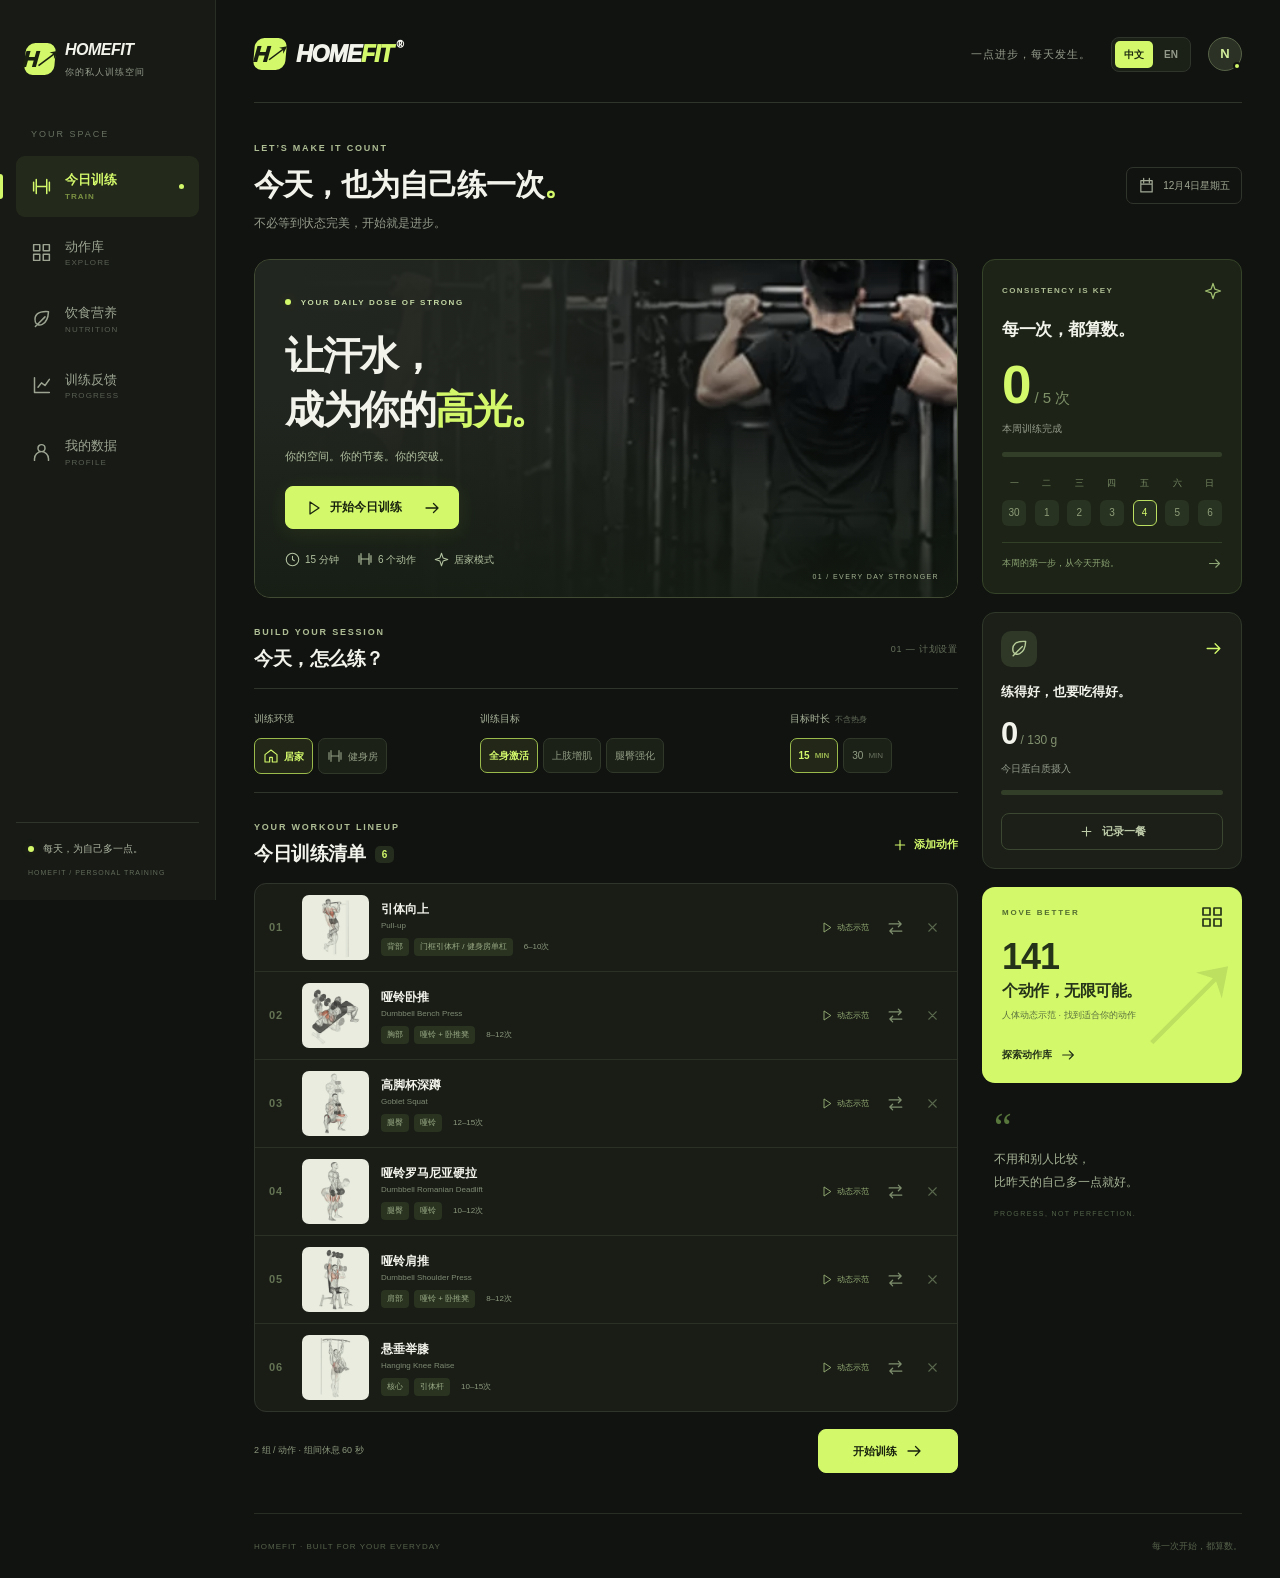
<file: index.html>
<!DOCTYPE html>
<html lang="zh-CN"><head><meta charset="utf-8"><meta name="viewport" content="width=device-width,initial-scale=1,viewport-fit=cover"><meta name="theme-color" content="#111310"><meta name="apple-mobile-web-app-capable" content="yes"><meta name="apple-mobile-web-app-status-bar-style" content="black-translucent"><meta name="apple-mobile-web-app-title" content="HomeFit"><title>HomeFit · 私人训练助手</title>
<link rel="stylesheet" href="styles.css">
</head><body><div id="toast" class="toast" role="status"></div><div class="shell"><header class="head"><a href="#" class="logo" onclick="goto('train');return false" aria-label="HomeFit 首页" data-i18n-label="HomeFit 首页"><span class="brandmark">H<span>↗</span></span>HOME<span class="brandfit">FIT</span><span class="branddot">®</span></a><span class="header-note" data-i18n="一点进步，每天发生。">一点进步，每天发生。</span><div class="language-switch" role="group" aria-label="语言" data-i18n-label="语言"><button type="button" data-language="zh" aria-pressed="true" onclick="setLanguage('zh')">中文</button><button type="button" data-language="en" aria-pressed="false" onclick="setLanguage('en')">EN</button></div><button class="avatar" onclick="goto('profile')" aria-label="我的数据" data-i18n-label="我的数据">N<span class="online-dot"></span></button></header><main id="app"></main><footer class="site-footer"><span>HOMEFIT · BUILT FOR YOUR EVERYDAY</span><span data-i18n="每一次开始，都算数。">每一次开始，都算数。</span></footer></div><nav class="nav" id="nav" aria-label="主要导航" data-i18n-label="主要导航"></nav><script src="exercises.js"></script><script src="i18n.js"></script><script src="app.js"></script></body></html>
</file>
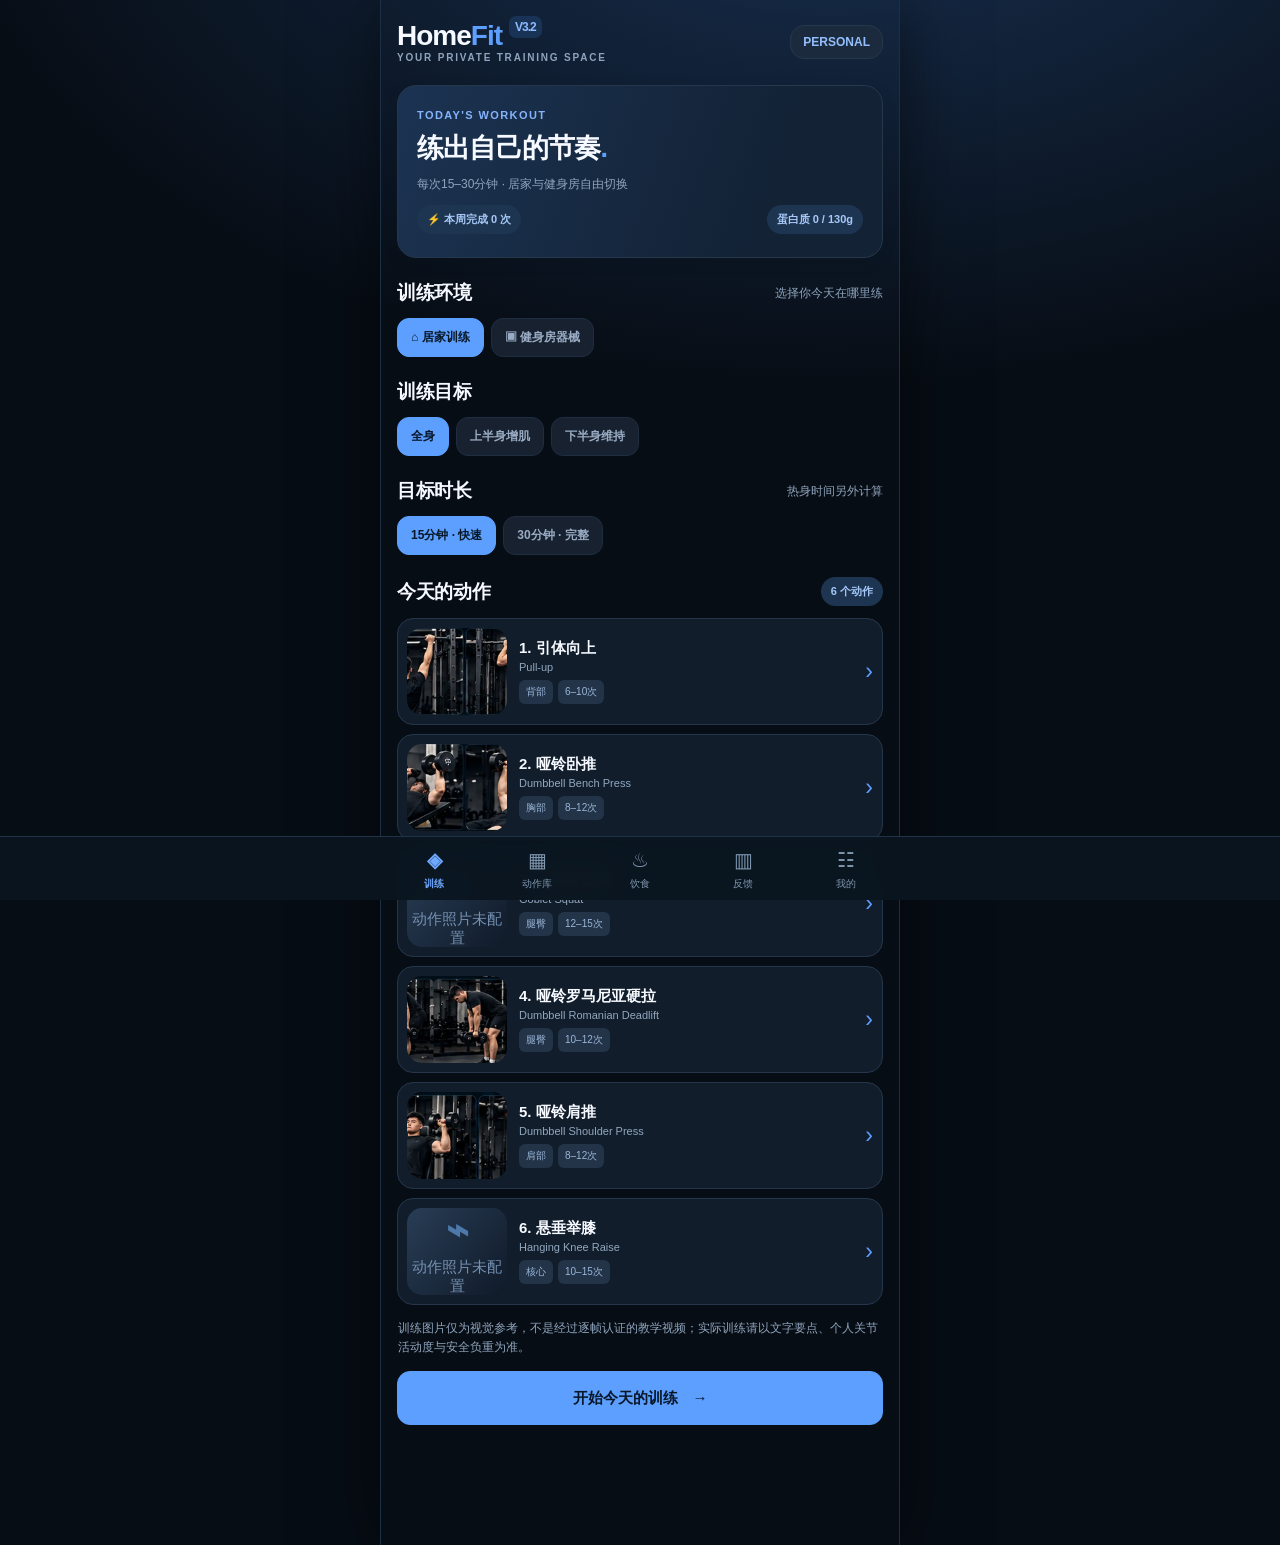
<file: index (1).html>
<!DOCTYPE html>
<html lang="zh-Hant"><head><meta charset="utf-8"><meta name="viewport" content="width=device-width,initial-scale=1,viewport-fit=cover"><meta name="theme-color" content="#070e16"><meta name="apple-mobile-web-app-capable" content="yes"><meta name="apple-mobile-web-app-status-bar-style" content="black-translucent"><meta name="apple-mobile-web-app-title" content="HomeFit"><title>HomeFit · 私人训练助手</title>
<style>
:root{font-family:-apple-system,BlinkMacSystemFont,"SF Pro Display","Noto Sans CJK TC","Microsoft JhengHei",sans-serif;color-scheme:dark;--bg:#070d15;--panel:#121d2a;--panel2:#172537;--border:#26374c;--text:#f6f9ff;--muted:#8fa4bc;--blue:#5d9ffe;--green:#05df91}*{box-sizing:border-box}html{scroll-behavior:smooth}body{margin:0;background:radial-gradient(70% 35% at 65% -10%,#193152 0%,transparent 100%),var(--bg);color:var(--text);font-size:15px}button,input,select{font:inherit}button{cursor:pointer;border:0;color:inherit}button:disabled{opacity:.4;cursor:default}button:focus-visible,input:focus-visible,select:focus-visible{outline:2px solid var(--blue);outline-offset:2px}.shell{max-width:520px;margin:auto;padding:20px 16px calc(120px + env(safe-area-inset-bottom));min-height:100vh}.head{display:flex;align-items:center;justify-content:space-between;margin-bottom:22px}.logo{letter-spacing:-1px;font-size:28px;font-weight:900}.logo em{color:var(--blue);font-style:normal}.caps{color:var(--muted);font-size:10px;letter-spacing:1.8px;font-weight:700}.avatar{background:#1b2b3d;border:1px solid var(--border);padding:9px 12px;border-radius:14px;color:#94bfff;font-size:12px;font-weight:800}h1,h2,h3,p{margin-top:0}h1{font-size:27px;letter-spacing:-.8px;margin-bottom:10px}h2{font-size:19px;letter-spacing:-.3px}h3{font-size:15px}.muted{color:var(--muted)}.small{font-size:12px}.eyebrow{font-size:11px;color:#85b3fc;font-weight:800;letter-spacing:1.4px}.sectionhead{display:flex;align-items:center;justify-content:space-between;gap:10px;margin:22px 0 12px}.sectionhead h2{margin:0}.card{background:linear-gradient(155deg,#152131,#111b28);border:1px solid var(--border);border-radius:19px;padding:16px;margin:11px 0;box-shadow:0 5px 18px #0001}.hero{background:linear-gradient(110deg,#1b3352 0%,#132235 76%);padding:23px 19px}.row{display:flex;align-items:center;justify-content:space-between;gap:10px}.rowleft{display:flex;align-items:center;gap:10px}.stack{display:flex;flex-direction:column;gap:4px}.pill{display:inline-flex;align-items:center;gap:5px;padding:7px 10px;border-radius:20px;font-size:11px;color:#a6c8f7;background:#1e3551;font-weight:700}.kpi{font-size:26px;font-weight:900;letter-spacing:-.8px}.grid2{display:grid;grid-template-columns:1fr 1fr;gap:10px}.subcard{background:#1a2a3d;border:1px solid #2a3d53;border-radius:15px;padding:13px;min-width:0}.btn{background:#253549;border:1px solid #354a64;border-radius:13px;padding:12px 14px;font-weight:750;line-height:1.15;text-align:center}.btn.blue{background:var(--blue);border-color:var(--blue);color:#08182a}.btn.green{background:var(--green);border-color:var(--green);color:#05241b}.btn.full{width:100%}.btn.outline{background:transparent}.btn.tiny{font-size:12px;padding:9px 10px}.btn:active{transform:scale(.99)}.pillTabs{display:flex;gap:7px;overflow-x:auto;scrollbar-width:none;margin:12px 0}.pillTabs::-webkit-scrollbar{display:none}.pillTabs button{white-space:nowrap;background:#17212f;color:#9aacc4;padding:10px 13px;border-radius:12px;font-size:12px;font-weight:750;flex-shrink:0;border:1px solid #1e2d40}.pillTabs button.active{background:var(--blue);color:#071728;border-color:var(--blue)}.bar{height:7px;border-radius:99px;background:#283a50;overflow:hidden;margin:11px 0}.bar>span{display:block;height:100%;border-radius:99px;background:linear-gradient(90deg,#548ff9,#89bbff);transition:width .3s}.photo{width:100%;height:100%;object-fit:cover;display:block}.photoFrame{position:relative;overflow:hidden;background:linear-gradient(130deg,#283d55,#101a29);border-radius:15px}.photoFrame .noPhoto{height:100%;display:flex;align-items:center;justify-content:center;flex-direction:column;gap:6px;color:#7490b0;text-align:center}.photoFrame .noPhoto b{font-size:38px;color:#4d78aa}.photoFrame .photoLabel{position:absolute;bottom:9px;right:10px;background:#07121cd9;color:#adc5df;font-size:10px;padding:6px 8px;border-radius:7px}.workCard{display:flex;align-items:center;gap:12px;padding:9px;margin:9px 0;border:1px solid #26364a;border-radius:16px;background:#111d2b;text-align:left;width:100%}.workCard .thumb{width:100px;height:87px;flex:0 0 100px}.workCard .name{font-size:15px;font-weight:850}.workCard .en{font-size:11px;color:#92a8bf;margin-top:3px}.tags{display:flex;gap:5px;flex-wrap:wrap;margin-top:7px}.tag{font-size:10px;color:#9ab7d9;background:#233348;border-radius:6px;padding:5px 7px}.arrow{font-size:23px;color:var(--blue);margin-left:auto}.bigPhoto{height:262px;border-radius:17px}.steps{display:grid;grid-template-columns:repeat(3,1fr);gap:7px;margin:9px 0}.step{border-radius:12px;background:#19293b;padding:12px 8px;min-height:78px}.step b{display:block;color:#83b4ff;font-size:15px}.step span{font-size:11px;line-height:1.5;color:#c7d7e9}.detailBullets{margin:12px 0;padding-left:20px;color:#d1dfed;line-height:1.8;font-size:13px}.bigInputs{display:grid;grid-template-columns:1fr 1fr;gap:10px;margin:14px 0}.bigInputs label{font-size:12px;color:#b0c2d9;display:block;margin-bottom:8px}.numberctrl{display:flex;align-items:center;gap:5px;background:#1c2c3d;padding:6px;border-radius:12px}.numberctrl input{width:100%;min-width:0;background:transparent;border:0;text-align:center;font-size:19px;color:white;font-weight:850;outline:0}.numberctrl button{background:#2a3c51;min-width:36px;height:35px;border-radius:10px;font-size:19px}.timerRing{width:122px;height:122px;border-radius:50%;border:7px solid #4e93f6;display:flex;align-items:center;justify-content:center;flex-direction:column;margin:14px auto;box-shadow:inset 0 0 18px #2c5f9b3d}.timerRing .seconds{font-size:41px;line-height:1;font-weight:900}.timerRing small{color:#b6cadf}.back{background:transparent;color:#d6e6fa;font-size:27px;padding:5px 12px 5px 0}.nav{position:fixed;left:0;right:0;bottom:0;display:flex;justify-content:center;background:#0a1520f5;border-top:1px solid #203247;z-index:9;padding-bottom:env(safe-area-inset-bottom);backdrop-filter:blur(16px)}.nav button{background:transparent;padding:11px 2px 9px;color:#7f96af;flex:1;max-width:103px;font-size:10px}.nav button .ico{display:block;font-size:20px;margin-bottom:5px}.nav button.active{color:#6ea8ff;font-weight:850}.input,select{background:#0e1927;color:white;border:1px solid #33445a;border-radius:11px;padding:12px;width:100%;min-width:0}label.field{display:block;font-size:12px;color:#a3b5cc;margin:11px 0 6px}.listRow{padding:12px 0;border-bottom:1px solid #2a384a}.listRow:last-child{border:0}.line{border-top:1px solid #2a384a;margin:14px 0}.hint{background:#152a3f;border:1px solid #25466b;color:#b9d6f2;border-radius:13px;padding:12px;font-size:12px;line-height:1.65}.warn{color:#f3c386;font-size:12px}.chip{display:inline-block;padding:6px 9px;border-radius:9px;background:#213147;color:#a9c2db;font-size:11px}.toast{position:fixed;z-index:20;left:50%;top:17px;transform:translateX(-50%);border-radius:14px;padding:13px 18px;background:#60a2ff;color:#071422;font-weight:850;max-width:90vw;box-shadow:0 9px 22px #0007;display:none;text-align:center}.progressSteps{color:#abc4de;font-size:12px}.statCard .big{font-size:27px;font-weight:900}.empty{text-align:center;padding:24px 10px;color:var(--muted)}input[type='checkbox']{accent-color:#68adff}.smButton{font-size:11px;color:#bdd1ea;padding:6px 10px;border-radius:10px;background:#24354a} .dividerText{color:#86b4fb;font-size:12px;font-weight:800;margin:16px 0 7px}.detailLayer{padding-top:0} .floatingBadge{position:absolute;top:10px;left:10px;background:#091522ce;border:1px solid #39546c;color:#cfe3f8;font-size:11px;border-radius:9px;padding:7px 9px} .photoBlack{position:absolute;inset:0;background:linear-gradient(0deg,#0d1820,transparent 45%)}@media(min-width:700px){.shell{border-left:1px solid #1c2f44;border-right:1px solid #1c2f44;box-shadow:0 0 65px #0008}}@media(max-width:370px){.workCard .thumb{width:85px;flex-basis:85px}.bigPhoto{height:225px}.steps{grid-template-columns:1fr}}
</style>
</head><body><div id="toast" class="toast"></div><div class="shell"><header class="head"><div><div class="logo">Home<em>Fit</em><span style="font-size:12px;vertical-align:top;margin-left:7px;background:#183355;color:#8dbbff;padding:4px 6px;border-radius:7px">V3.2</span></div><div class="caps">YOUR PRIVATE TRAINING SPACE</div></div><span class="avatar">PERSONAL</span></header><main id="app"></main></div><nav class="nav" id="nav"></nav><script>
'use strict';
const IMAGES={"db_bench":"[data-uri]","bb_bench":"[data-uri]","incline_bench":"[data-uri]","chest_machine":"[data-uri]","pullup":"[data-uri]","lat_pulldown":"[data-uri]","seated_row":"[data-uri]","barbell_row":"[data-uri]","bb_squat":"[data-uri]","rdl":"[data-uri]","shoulder_press":"[data-uri]","lateral_raise":"[data-uri]","front_raise":"[data-uri]","rear_fly":"[data-uri]","ez_curl":"[data-uri]","hammer_curl":"[data-uri]","tricep_pushdown":"[data-uri]","overhead_triceps":"[data-uri]","hero_bench":"[data-uri]"};
const E={
 db_bench:['哑铃卧推','Dumbbell Bench Press','胸部','哑铃 + 卧推凳','8–12次',['肩胛骨收紧并稳定贴凳，双脚稳踩地面','手腕保持中立，哑铃缓慢下降到可控的位置','胸部发力上推，避免肘部过度外展']],
 bb_bench:['杠铃卧推','Barbell Bench Press','胸部','杠铃 + 卧推凳','6–10次',['肩胛收紧，双脚踩稳','有控制地下降至适合的触胸位置','向上推起时保持臀部接触凳面']],
 incline_bench:['上斜哑铃卧推','Incline Dumbbell Press','胸部','哑铃 + 可调凳','8–12次',['将卧推凳调到适度上斜，避免过陡','保持肩胛稳定，双臂在可控范围下降','沿自然轨迹推起，避免耸肩']],
 chest_machine:['器械胸推','Machine Chest Press','胸部','胸推机','10–12次',['将座椅调至握柄接近胸部高度','保持肩背稳定，控制推起','缓慢回程，不让配重撞击']],
 pushup:['俯卧撑','Push-up','胸部','徒手','10–20次',['身体保持一条直线，收紧核心','肘部沿自然方向屈曲下降','推回时避免塌腰或耸肩']],
 pullup:['引体向上','Pull-up','背部','门框引体杆 / 健身房单杠','6–10次',['先确认门框杆安装牢固','用背部带动身体上拉，避免大幅摆荡','控制下降，避免放松肩部猛坠']],
 lat_pulldown:['高位下拉','Lat Pulldown','背部','高位下拉机','10–12次',['坐稳并固定大腿','下拉至上胸前方，肘部朝下','缓慢回放，避免身体大幅后仰']],
 seated_row:['坐姿划船','Seated Cable Row','背部','坐姿绳索划船','10–12次',['脊柱保持自然中立，胸口打开','将握柄拉近躯干，肘部向后','控制前送，不要借腰反复甩动']],
 barbell_row:['杠铃俯身划船','Barbell Row','背部','杠铃','8–12次',['髋部向后折叠，躯干稳固','向腹部附近拉杠，避免耸肩','缓慢放下，脊柱始终中立']],
 db_row:['单臂哑铃划船','One-arm Dumbbell Row','背部','哑铃 + 卧推凳','每侧10次',['一手支撑凳面，背部保持中立','拉起哑铃时肘部向髋部方向移动','缓慢放下，不要扭转躯干']],
 bb_squat:['杠铃深蹲','Barbell Squat','腿臀','杠铃 + 安全架','8–12次',['脚跟稳定，腹部收紧','在自己可控的范围下蹲，膝盖跟随脚尖','保持躯干稳定，用腿臀站起']],
 goblet_squat:['高脚杯深蹲','Goblet Squat','腿臀','哑铃','12–15次',['双手稳稳托住哑铃靠近胸前','下蹲时保持脚掌贴地、脊柱中立','用腿臀站起，不要让膝盖突然内扣']],
 rdl:['哑铃罗马尼亚硬拉','Dumbbell Romanian Deadlift','腿臀','哑铃','10–12次',['双膝微屈，髋部向后推','哑铃贴近腿移动，保持背部自然中立','感觉腿后侧伸展后利用臀部伸髋站起']],
 legpress:['腿举机','Leg Press','腿臀','腿举机','10–15次',['调整座椅至下背能够稳稳贴靠','膝盖沿脚尖方向弯曲和伸展','不要在底部让骨盆卷起或锁死膝盖']],
 legcurl:['腿弯举机','Leg Curl Machine','腿臀','腿弯举机','10–15次',['调整转轴和腿垫位置','脚跟向臀部方向弯曲膝盖','控制回放，避免借力摇晃']],
 hipthrust:['臀推','Hip Thrust','腿臀','杠铃 / 长凳','10–12次',['上背稳靠长凳，双脚稳踩地面','用臀部发力抬髋至躯干与大腿大致成线','顶端避免过度反弓腰部']],
 shoulder_press:['哑铃肩推','Dumbbell Shoulder Press','肩部','哑铃 + 卧推凳','8–12次',['胸廓保持稳定，不要过度挺腰','哑铃沿自然路线向上推举','控制下降，肘部不必强行张开到180度']],
 machine_shoulder:['器械肩推','Machine Shoulder Press','肩部','肩推机','10–12次',['调整座椅使握柄处于舒适高度','推起时保持颈肩放松','缓慢下放，不让配重撞击']],
 lateral_raise:['哑铃侧平举','Dumbbell Lateral Raise','肩部','哑铃','12–15次',['手肘轻微弯曲，双臂在身体两侧','将哑铃抬到舒适的肩部高度','缓慢下降，避免身体借力摆荡']],
 rear_fly:['反向飞鸟','Reverse Fly','肩部','哑铃 / 反向飞鸟机','12–15次',['胸口稳定、肩胛自然移动','手臂向身体两侧展开','避免抬肩、耸肩和甩重量']],
 ez_curl:['EZ杠弯举','EZ Bar Curl','手臂','EZ曲杠','10–12次',['肘部保持接近躯干','前臂弯举杠铃，避免腰部后仰借力','缓慢下降到可控位置']],
 hammer_curl:['哑铃锤式弯举','Hammer Curl','手臂','哑铃','10–12次',['双手掌心相对握住哑铃','肘部贴近身体完成弯举','缓慢下放，不借肩部前摆']],
 tricep_pushdown:['绳索下压','Cable Triceps Pushdown','手臂','绳索训练器','10–15次',['固定上臂，手肘在身体附近','伸直手肘推动握柄向下','缓慢回程，不要用身体重量下压']],
 overhead_triceps:['哑铃臂屈伸','Overhead Triceps Extension','手臂','哑铃','10–12次',['肩膀保持舒适且稳固','控制肘关节屈曲并伸展','避免过分拱腰']],
 hanging_knee:['悬垂举膝','Hanging Knee Raise','核心','引体杆','10–15次',['握稳杠杆并先让肩带稳定','收腹带动膝盖朝身体抬起','慢慢下降，避免晃动甩腿']],
 crunch:['卷腹','Crunch','核心','瑜伽垫','12–20次',['下背自然贴地，双脚稳固','轻微抬起肩胛，用腹部发力','缓慢回落，不要拉扯颈部']]
};
const alt={db_bench:['bb_bench','incline_bench','pushup'],bb_bench:['db_bench','incline_bench','chest_machine'],incline_bench:['db_bench','chest_machine','pushup'],chest_machine:['db_bench','pushup','incline_bench'],pullup:['lat_pulldown','seated_row','db_row'],lat_pulldown:['pullup','seated_row','barbell_row'],seated_row:['db_row','barbell_row','lat_pulldown'],barbell_row:['db_row','seated_row','pullup'],goblet_squat:['bb_squat','legpress'],bb_squat:['goblet_squat','legpress'],rdl:['legcurl','hipthrust'],legpress:['goblet_squat','bb_squat'],legcurl:['rdl','hipthrust'],shoulder_press:['machine_shoulder','lateral_raise'],machine_shoulder:['shoulder_press','lateral_raise'],lateral_raise:['rear_fly','shoulder_press'],ez_curl:['hammer_curl'],hammer_curl:['ez_curl'],hanging_knee:['crunch'],crunch:['hanging_knee'],pushup:['db_bench','chest_machine']};
const plans={home:{full:['pullup','db_bench','goblet_squat','rdl','shoulder_press','hanging_knee'],upper:['pullup','db_bench','db_row','shoulder_press'],lower:['goblet_squat','rdl','hanging_knee']},gym:{full:['bb_bench','lat_pulldown','legpress','seated_row','machine_shoulder','legcurl'],upper:['bb_bench','lat_pulldown','seated_row','machine_shoulder'],lower:['bb_squat','legpress','legcurl','hipthrust']}};
const DEF={proteinTarget:130,mode:'home',food:[],workouts:[],measurements:[],trainingDays:[1,2,4,5,6],reminder:'19:00',exerciseChoices:{},logs:{}};
let data;try{const x=JSON.parse(localStorage.getItem('homefit_v2')||'{}');data={...DEF,...x,food:Array.isArray(x.food)?x.food:[],workouts:Array.isArray(x.workouts)?x.workouts:[],measurements:Array.isArray(x.measurements)?x.measurements:[]}}catch{data=structuredClone(DEF)};
let page='train',mode=data.mode==='gym'?'gym':'home',focus='full',minutes=15,category='全部',search='',detailId=null,session=null,foodDate=dateToday(),timerId=null,seconds=60,restActive=false,toastTimer=null;
try{const prev=JSON.parse(localStorage.getItem('homefit_v3_active')||'null');if(prev&&Array.isArray(prev.plan)&&prev.index<prev.plan.length)session=prev}catch{};
const $=id=>document.getElementById(id),esc=s=>String(s??'').replace(/[&<>"']/g,c=>({'&':'&amp;','<':'&lt;','>':'&gt;','"':'&quot;',"'":'&#39;'}[c]));
function dateToday(){const d=new Date();return d.getFullYear()+'-'+String(d.getMonth()+1).padStart(2,'0')+'-'+String(d.getDate()).padStart(2,'0')}
function save(){try{localStorage.setItem('homefit_v2',JSON.stringify(data))}catch{notify('储存空间不足，请先备份资料')}}
function saveSession(){try{if(session)localStorage.setItem('homefit_v3_active',JSON.stringify(session));else localStorage.removeItem('homefit_v3_active')}catch{}}
function notify(t){const x=$('toast');x.textContent=t;x.style.display='block';clearTimeout(toastTimer);toastTimer=setTimeout(()=>x.style.display='none',2800)}
function percent(n,d){return d>0?Math.max(0,Math.min(100,Math.round(n/d*100))):0}
function progress(n,d){return `<div class="bar"><span style="width:${percent(n,d)}%"></span></div>`}
function img(id,heightClass=''){return `<div class="photoFrame ${heightClass}">${IMAGES[id]?`<img class="photo" src="${IMAGES[id]}" alt="${esc(E[id]?.[0]||'训练')} 静态概念照片" loading="lazy">`:`<div class="noPhoto"><b>⌁</b><span>动作照片未配置</span></div>`}</div>`}
function weeklyWorkouts(){let d=new Date(),wd=(d.getDay()+6)%7;d.setDate(d.getDate()-wd);d.setHours(0,0,0,0);return data.workouts.filter(w=>new Date(w.date+'T12:00:00')>=d)}
function todayFood(){return data.food.filter(x=>x.date===foodDate)}
function todayProtein(){return data.food.filter(x=>x.date===dateToday()).reduce((a,f)=>a+(Number(f.protein)||0),0)}
function currentProtein(){return todayFood().reduce((a,f)=>a+(Number(f.protein)||0),0)}
function currentCals(){return todayFood().reduce((a,f)=>a+(Number(f.calories)||0),0)}
function nav(){const navs=[['train','◈','训练'],['library','▦','动作库'],['food','♨','饮食'],['feedback','▥','反馈'],['profile','☷','我的']];$('nav').innerHTML=navs.map(([id,i,n])=>`<button class="${page===id?'active':''}" onclick="goto('${id}')"><span class="ico">${i}</span>${n}</button>`).join('')}
function goto(p){if(timerId)stopRest();page=p;detailId=null;render();window.scrollTo(0,0)}
function render(){nav();$('app').innerHTML=detailId?detailView():({train:training,library:library,food:food,feedback:feedback,profile:profile})[page]();}
function training(){if(session)return sessionView();const p=plans[mode][focus],wk=weeklyWorkouts().length;return `<section class="card hero"><div class="eyebrow">TODAY'S WORKOUT</div><h1 style="margin-top:9px">练出自己的节奏<span style="color:var(--blue)">.</span></h1><p class="muted small">每次15–30分钟 · 居家与健身房自由切换</p><div class="row"><span class="pill">⚡ 本周完成 ${wk} 次</span><span class="pill">蛋白质 ${todayProtein().toFixed(0)} / ${data.proteinTarget}g</span></div></section><div class="sectionhead"><h2>训练环境</h2><span class="muted small">选择你今天在哪里练</span></div><div class="pillTabs"><button class="${mode==='home'?'active':''}" onclick="changeMode('home')">⌂ 居家训练</button><button class="${mode==='gym'?'active':''}" onclick="changeMode('gym')">▣ 健身房器械</button></div><div class="sectionhead"><h2>训练目标</h2></div><div class="pillTabs">${[['full','全身'],['upper','上半身增肌'],['lower','下半身维持']].map(([v,t])=>`<button class="${focus===v?'active':''}" onclick="changeFocus('${v}')">${t}</button>`).join('')}</div><div class="sectionhead"><h2>目标时长</h2><span class="muted small">热身时间另外计算</span></div><div class="pillTabs"><button class="${minutes===15?'active':''}" onclick="setMinutes(15)">15分钟 · 快速</button><button class="${minutes===30?'active':''}" onclick="setMinutes(30)">30分钟 · 完整</button></div><div class="sectionhead"><h2>今天的动作</h2><span class="pill">${p.length} 个动作</span></div>${p.map((id,i)=>exerciseCard(id,i+1)).join('')}<p class="small muted" style="line-height:1.6;margin:14px 1px">训练图片仅为视觉参考，不是经过逐帧认证的教学视频；实际训练请以文字要点、个人关节活动度与安全负重为准。</p><button class="btn blue full" style="padding:17px" onclick="startSession()">开始今天的训练　→</button>`}
function changeMode(v){mode=v;data.mode=v;save();render()};function changeFocus(v){focus=v;render()};function setMinutes(v){minutes=v;render()}
function exerciseCard(id,num,click=`openDetail('${id}')`){const e=E[id];return `<button class="workCard" onclick="${click}">${img(id,'thumb')}<div style="flex:1;min-width:0"><div class="name">${num?num+'. ':''}${esc(e[0])}</div><div class="en">${esc(e[1])}</div><div class="tags"><span class="tag">${e[2]}</span><span class="tag">${e[4]}</span></div></div><div class="arrow">›</div></button>`}
function openDetail(id){detailId=id;render();window.scrollTo(0,0)}
function detailView(){const e=E[detailId];return `<div class="row" style="justify-content:flex-start;margin-bottom:13px"><button class="back" onclick="detailId=null;render()">‹</button><div><h2 style="margin:0">${esc(e[0])}</h2><div class="muted small">${esc(e[1])}</div></div></div>${photoHero(detailId)}<div class="card"><div class="row"><span class="pill">${e[2]}</span><span class="pill">${e[4]}</span></div><h2 style="margin-top:16px">动作步骤</h2>${technique(e)}<div class="hint" style="margin-top:13px">静态概念照片不是动作认证示范。初次接触的动作建议请教合格教练确认姿势。</div></div><div class="sectionhead"><h2>替代动作</h2></div>${(alt[detailId]||[]).filter(x=>E[x]).map(x=>exerciseCard(x,0)).join('')||'<div class="muted small">暂无替代选项</div>'}<button class="btn full" onclick="detailId=null;render()">← 返回</button>`}
function technique(e){return `<div class="steps">${e[5].map((s,i)=>`<div class="step"><b>${String(i+1).padStart(2,'0')}</b><span>${esc(s)}</span></div>`).join('')}</div>`}
function photoHero(id){return `<div style="position:relative">${img(id,'bigPhoto')}<span class="floatingBadge">静态动作参考 · ${esc(E[id][3])}</span></div>`}
function startSession(){session={mode,focus,minutes,plan:[...plans[mode][focus]],index:0,set:1,log:[],chosen:{},started:Date.now()};saveSession();render();window.scrollTo(0,0)}
function activeId(){return session.chosen[session.index]||session.plan[session.index]}
function sessionView(){const id=activeId(),e=E[id],sets=session.minutes===15?2:3,done=session.index*sets+session.set-1,total=session.plan.length*sets;let last=data.logs[id]||{};return `<div class="row" style="margin-bottom:10px"><button class="back" onclick="exitSession()">‹</button><span class="pill">${session.mode==='home'?'居家':'健身房'} · 第 ${session.index+1}/${session.plan.length} 个动作</span><span class="muted small">${done}/${total} 组</span></div>${progress(done,total)}<h1 style="margin-top:20px">${esc(e[0])}</h1><div class="small muted" style="margin-top:-7px;margin-bottom:14px">${esc(e[1])} · ${e[2]}</div>${photoHero(id)}<div class="pillTabs"><button class="active" disabled>动作参考</button><button onclick="openDetail('${id}')">动作步骤与要点 ›</button></div><div class="card"><div class="row"><h3 style="margin:0">动作选项</h3><span class="muted small">更换后自动更新名称和参考资料</span></div><div class="pillTabs">${[session.plan[session.index],...(alt[session.plan[session.index]]||[])].filter(x=>E[x]).map(x=>`<button class="${id===x?'active':''}" onclick="chooseAlternative('${x}')">${esc(E[x][0])}</button>`).join('')}</div><div class="row" style="margin-top:4px"><span class="pill">建议 ${esc(e[4])}</span><span class="small muted">第 ${session.set} / ${sets} 组</span></div><div class="bigInputs"><div><label>重量（kg）</label><div class="numberctrl"><button onclick="adjust('weight',-2.5)">−</button><input id="weight" aria-label="重量公斤" type="number" inputmode="decimal" min="0" step="0.5" value="${esc(last.weight??0)}"><button onclick="adjust('weight',2.5)">+</button></div></div><div><label>次数（reps）</label><div class="numberctrl"><button onclick="adjust('reps',-1)">−</button><input id="reps" aria-label="动作次数" type="number" inputmode="numeric" min="0" step="1" value="${esc(last.reps??10)}"><button onclick="adjust('reps',1)">+</button></div></div></div><button class="btn blue full" onclick="completeSet()">☑ 完成这一组</button></div><div class="card" style="text-align:center"><h2 style="margin:2px">休息 60 秒</h2><div class="timerRing" id="timerRing"><span class="seconds" id="seconds">${restActive?(seconds===0?'GO':seconds):60}</span><small>秒</small></div><div class="row"><button class="btn green" style="flex:1" onclick="startRest()">▶ 开始休息</button><button class="btn" onclick="stopRest()">重置</button></div><p class="small muted" style="margin:12px 0 0">动作不倒计时，休息由你手动开始。</p></div><button class="btn outline full" onclick="exitSession()">结束本次训练</button>`}
function adjust(id,amount){const el=$(id);let v=Number(el.value)||0;el.value=Math.max(0,Math.round((v+amount)*10)/10)}
function chooseAlternative(id){session.chosen[session.index]=id;saveSession();stopRest();render()}
function completeSet(){const id=activeId(),weight=Number($('weight').value),reps=Number($('reps').value),sets=session.minutes===15?2:3;if(!Number.isFinite(weight)||weight<0||!Number.isFinite(reps)||reps<=0||!Number.isInteger(reps)){notify('请填写有效重量和次数');return}const rec={date:dateToday(),id,exercise:E[id][0],weight,reps,set:session.set};session.log.push(rec);data.logs[id]={weight,reps};save();if(session.set<sets){session.set++}else if(session.index<session.plan.length-1){session.index++;session.set=1}else{data.workouts.push({date:dateToday(),mode:session.mode,type:session.focus,sets:session.log.length,details:session.log,duration:Math.max(1,Math.round((Date.now()-session.started)/60000))});save();session=null;saveSession();stopRest();notify('训练已完成，记录已保存！');page='feedback';render();return}saveSession();stopRest();render();notify('这一组已保存。休息时请手动开始计时。');window.scrollTo(0,0)}
function exitSession(){if(!confirm('结束当前训练？已完成的组数还未计入历史，建议先完成训练。'))return;session=null;saveSession();stopRest();render()}
function startRest(){stopRest();restActive=true;seconds=60;updateRest();timerId=setInterval(()=>{seconds--;updateRest();if(seconds<=0){clearInterval(timerId);timerId=null;restActive=false;notify('GO！继续下一组');if(navigator.vibrate)navigator.vibrate([150,80,150])}},1000)}
function updateRest(){const e=$('seconds');if(e)e.textContent=seconds===0?'GO':seconds;const r=$('timerRing');if(r)r.style.borderColor=seconds===0?'var(--green)':'#4e93f6'}
function stopRest(){if(timerId)clearInterval(timerId);timerId=null;seconds=60;restActive=false;updateRest()}
function library(){const vals=Object.entries(E).filter(([id,e])=>(category==='全部'||e[2]===category)&&(!search||(`${e[0]} ${e[1]} ${e[3]}`.toLowerCase().includes(search.toLowerCase()))));return `<div class="eyebrow">EXERCISE LIBRARY</div><h1 style="margin:8px 0 7px">动作库</h1><p class="small muted">${Object.keys(E).length} 个动作 · 居家与健身房</p><input class="input" placeholder="搜索动作名称或器材" value="${esc(search)}" oninput="search=this.value;filterLibrary()" id="searchInput"><div class="pillTabs">${['全部','胸部','背部','腿臀','肩部','手臂','核心'].map(x=>`<button class="${category===x?'active':''}" onclick="setCategory('${x}')">${x}</button>`).join('')}</div><div id="libraryResults">${vals.map(([id])=>exerciseCard(id,0)).join('')||'<div class="empty">没有找到动作，试试其他关键字</div>'}</div>`}
function filterLibrary(){const vals=Object.entries(E).filter(([id,e])=>(category==='全部'||e[2]===category)&&(`${e[0]} ${e[1]} ${e[3]}`.toLowerCase().includes(search.toLowerCase())));$('libraryResults').innerHTML=vals.map(([id])=>exerciseCard(id,0)).join('')||'<div class="empty">没有找到动作</div>'}
function setCategory(v){category=v;render()}
function food(){let f=currentProtein(),items=todayFood();return `<div class="eyebrow">NUTRITION TRACKER</div><h1 style="margin:8px 0">饮食与营养</h1><section class="card hero"><div class="row"><div><div class="small muted">所选日期蛋白质</div><div class="kpi">${f.toFixed(1)} <span style="font-size:14px;font-weight:500;color:var(--muted)">/ ${data.proteinTarget} g</span></div></div><div class="pill">${percent(f,data.proteinTarget)}%</div></div>${progress(f,data.proteinTarget)}<div class="row small"><span>还差 ${Math.max(0,data.proteinTarget-f).toFixed(1)} g</span><span class="muted">${currentCals().toFixed(0)} kcal 已记录</span></div></section><div class="card"><label class="field">选择记录日期</label><input type="date" class="input" value="${esc(foodDate)}" onchange="foodDate=this.value;render()"><h2 style="margin:18px 0 6px">记录一餐</h2><p class="muted small">手动填写，不使用拍照或 AI 计算。</p><label class="field">食物名称</label><input id="fname" class="input" placeholder="例如：鸡胸肉、虾、豆腐"><div class="grid2"><div><label class="field">食物重量（g）</label><input type="number" class="input" id="fgrams" min="1" placeholder="150" oninput="calcFood()"></div><div><label class="field">生熟状态</label><select id="fstate"><option value="raw">生重</option><option value="cooked">熟重</option></select></div><div><label class="field">蛋白质 / 100g</label><input type="number" id="fp100" class="input" step="0.1" placeholder="例如 23" oninput="calcFood()"></div><div><label class="field">热量 / 100g</label><input type="number" id="fc100" class="input" step="0.1" placeholder="例如 120" oninput="calcFood()"></div></div><div class="row" style="margin:14px 0"><span class="small" id="foodPreview">蛋白质 0g · 热量 0kcal</span></div><button class="btn blue full" onclick="addFood()">＋ 记录这份食物</button><p class="small muted" style="line-height:1.6;margin:12px 0 0">请根据营养标签或可靠资料输入生重或熟重对应的每100g营养值。</p></div><div class="sectionhead"><h2>${esc(foodDate)} · 饮食记录</h2><span class="pill">${items.length} 笔</span></div><div class="card">${items.length?items.map(x=>`<div class="listRow row"><div><b>${esc(x.name)}</b><div class="small muted">${Number(x.grams).toFixed(0)}g · ${x.state==='raw'?'生重':'熟重'} · ${Number(x.calories||0).toFixed(0)} kcal</div></div><div class="rowleft"><b style="color:#7fb9ff">${Number(x.protein||0).toFixed(1)}g</b><button class="smButton" onclick="removeFood(${JSON.stringify(x.id)})">删除</button></div></div>`).join(''):'<div class="empty">这一天还没有饮食记录</div>'}</div>`}
function calcFood(){const g=Number($('fgrams').value)||0,p=Number($('fp100').value)||0,c=Number($('fc100').value)||0;$('foodPreview').textContent=`蛋白质 ${(g*p/100).toFixed(1)}g · 热量 ${(g*c/100).toFixed(0)}kcal`}
function addFood(){const name=$('fname').value.trim(),grams=Number($('fgrams').value),p=Number($('fp100').value),c=Number($('fc100').value);if(!name||grams<=0||!$('fp100').value||!$('fc100').value||p<0||c<0){notify('请填写食物名称、重量和营养信息');return}data.food.push({id:Date.now(),date:foodDate,name,grams,state:$('fstate').value,protein:grams*p/100,calories:grams*c/100});save();render();notify('已加入饮食记录')}
function removeFood(id){if(!confirm('删除这笔饮食记录？'))return;data.food=data.food.filter(x=>x.id!==id);save();render()}
function feedback(){const w=weeklyWorkouts(),target=(data.trainingDays||[]).length||4,total=data.workouts.length,latest=data.workouts.slice(-8).reverse(),latestMeasure=data.measurements.at(-1);return `<div class="eyebrow">WEEKLY PROGRESS</div><h1 style="margin:8px 0">训练反馈</h1><section class="card hero"><div class="row"><div><div class="small muted">本周完成率</div><div class="kpi">${percent(w.length,target)}%</div></div><div class="pill">${w.length} / ${target} 天</div></div>${progress(w.length,target)}<p class="small muted" style="margin:10px 0 0">居家和健身房的训练次数合并计算。</p></section><div class="grid2"><div class="subcard statCard"><div class="small muted">累计训练</div><div class="big">${total} <span class="small">次</span></div></div><div class="subcard statCard"><div class="small muted">今日蛋白质</div><div class="big">${todayProtein().toFixed(0)} <span class="small">g</span></div></div></div><div class="sectionhead"><h2>最近训练</h2></div><div class="card">${latest.length?latest.map(x=>`<div class="listRow"><div class="row"><b>${esc(x.date)}</b><span class="pill">${x.mode==='gym'?'健身房':'居家'} · ${x.sets||0} 组</span></div><div class="small muted" style="margin-top:6px">${esc((x.details||[]).slice(0,3).map(d=>d.exercise||d.name||'动作').join(' · '))||'训练已完成'}${(x.details||[]).length>3?' · …':''}</div></div>`).join(''):'<div class="empty">还没有完成的训练。开始第一堂吧！</div>'}</div><div class="sectionhead"><h2>身体进度</h2><button class="smButton" onclick="goto('profile')">新增测量 ›</button></div><div class="card"><div class="row"><span class="muted">最新体重</span><b>${latestMeasure?.weight?latestMeasure.weight+' kg':'未记录'}</b></div></div><div class="hint">力量反馈以每次记录的重量和次数为基础；如果刚恢复运动，先观察趋势，不必急着挑战历史巅峰重量。</div>`}
function profile(){return `<div class="eyebrow">YOUR FITNESS PROFILE</div><h1 style="margin:8px 0">我的数据</h1><div class="card"><h2>身体围度</h2><div class="grid2">${[['weight','体重（kg）'],['chest','胸围（cm）'],['waist','腰围（cm）'],['arm','手臂（cm）'],['hip','臀围（cm）'],['thigh','大腿（cm）']].map(([id,n])=>`<div><label class="field">${n}</label><input class="input" type="number" step="0.1" id="m_${id}" placeholder="可留空"></div>`).join('')}</div><button class="btn blue full" style="margin-top:15px" onclick="addMeasure()">保存今日测量</button></div><div class="card"><h2>身体记录</h2>${data.measurements.length?data.measurements.slice(-5).reverse().map(m=>`<div class="listRow"><b>${esc(m.date)}</b><div class="muted small" style="margin-top:5px">${Object.entries({weight:'体重',chest:'胸围',waist:'腰围',arm:'手臂',hip:'臀围',thigh:'大腿'}).filter(([k])=>m[k]!=null).map(([k,t])=>t+' '+m[k]+(k==='weight'?'kg':'cm')).join(' · ')}</div></div>`).join(''):'<div class="empty">还没有身体记录</div>'}</div><div class="card"><h2>营养目标</h2><label class="field">每日蛋白质目标（g）</label><input type="number" min="1" class="input" id="proteinTarget" value="${Number(data.proteinTarget)||130}"><button class="btn blue" style="margin-top:10px" onclick="saveProteinTarget()">保存目标</button></div><div class="card"><h2>训练提醒</h2><label class="field">提醒时间</label><input type="time" class="input" id="reminder" value="${esc(data.reminder||'19:00')}"><label class="field">训练日</label><div class="pillTabs" style="flex-wrap:wrap">${[['1','一'],['2','二'],['3','三'],['4','四'],['5','五'],['6','六'],['0','日']].map(([v,t])=>`<button class="${(data.trainingDays||[]).includes(Number(v))?'active':''}" onclick="toggleDay(${v})">周${t}</button>`).join('')}</div><button class="btn blue" onclick="saveReminder()">保存时间</button><p class="hint" style="margin:12px 0 0">目前只能保存提醒时间和训练日，尚不能保证 iPhone 关闭网页后自动通知。这需要后续安装通知服务。</p></div><div class="card"><h2>数据备份与恢复</h2><p class="small muted">目前记录只储存在本机浏览器。更新网页前建议先导出备份。</p><button class="btn blue full" onclick="exportData()">↓ 导出 JSON 备份</button><label class="field">导入备份（将覆盖现有数据）</label><input type="file" class="input" accept=".json,application/json" onchange="importData(this)"></div><div class="hint">HomeFit V3.2 · 移除了所有专属动态示范和 GIF。图片只是静态视觉参考，不会自动播放。</div>`}
function addMeasure(){let obj={date:dateToday()};['weight','chest','waist','arm','hip','thigh'].forEach(k=>{const v=$('m_'+k).value;if(v)obj[k]=Number(v)});if(Object.keys(obj).length===1){notify('请至少填写一项数据');return}data.measurements.push(obj);save();render();notify('身体数据已保存')}
function saveProteinTarget(){const v=Number($('proteinTarget').value);if(!Number.isFinite(v)||v<=0){notify('请输入正确目标');return}data.proteinTarget=v;save();render();notify('目标已保存')}
function toggleDay(day){let d=data.trainingDays||[];data.trainingDays=d.includes(day)?d.filter(x=>x!==day):[...d,day].sort((a,b)=>a-b);save();render()}
function saveReminder(){data.reminder=$('reminder').value;save();notify('提醒设置已保存')}
function exportData(){const content=new Blob([JSON.stringify(data,null,2)],{type:'application/json'}),url=URL.createObjectURL(content),a=document.createElement('a');a.href=url;a.download='homefit-backup-'+dateToday()+'.json';a.click();setTimeout(()=>URL.revokeObjectURL(url),2000)}
function importData(input){const f=input.files?.[0];if(!f)return;const r=new FileReader();r.onload=()=>{try{const d=JSON.parse(r.result);if(!Array.isArray(d.workouts)||!Array.isArray(d.food)||!Array.isArray(d.measurements))throw Error('format');if(!confirm('导入会覆盖目前的数据，确定继续吗？'))return;data={...DEF,...d};save();render();notify('备份已恢复')}catch{notify('备份格式不正确')}};r.readAsText(f)}
render();
</script></body></html>
</file>
<file: styles.css>
:root{font-family:-apple-system,BlinkMacSystemFont,"SF Pro Display","Noto Sans CJK TC","Microsoft JhengHei",sans-serif;color-scheme:dark;--bg:#070d15;--panel:#121d2a;--panel2:#172537;--border:#26374c;--text:#f6f9ff;--muted:#8fa4bc;--blue:#5d9ffe;--green:#05df91}*{box-sizing:border-box}html{scroll-behavior:smooth}body{margin:0;background:radial-gradient(70% 35% at 65% -10%,#193152 0%,transparent 100%),var(--bg);color:var(--text);font-size:15px}button,input,select{font:inherit}button{cursor:pointer;border:0;color:inherit}button:disabled{opacity:.4;cursor:default}button:focus-visible,input:focus-visible,select:focus-visible{outline:2px solid var(--blue);outline-offset:2px}.shell{max-width:520px;margin:auto;padding:20px 16px calc(120px + env(safe-area-inset-bottom));min-height:100vh}.head{display:flex;align-items:center;justify-content:space-between;margin-bottom:22px}.logo{letter-spacing:-1px;font-size:28px;font-weight:900}.logo em{color:var(--blue);font-style:normal}.caps{color:var(--muted);font-size:10px;letter-spacing:1.8px;font-weight:700}.avatar{background:#1b2b3d;border:1px solid var(--border);padding:9px 12px;border-radius:14px;color:#94bfff;font-size:12px;font-weight:800}h1,h2,h3,p{margin-top:0}h1{font-size:27px;letter-spacing:-.8px;margin-bottom:10px}h2{font-size:19px;letter-spacing:-.3px}h3{font-size:15px}.muted{color:var(--muted)}.small{font-size:12px}.eyebrow{font-size:11px;color:#85b3fc;font-weight:800;letter-spacing:1.4px}.sectionhead{display:flex;align-items:center;justify-content:space-between;gap:10px;margin:22px 0 12px}.sectionhead h2{margin:0}.card{background:linear-gradient(155deg,#152131,#111b28);border:1px solid var(--border);border-radius:19px;padding:16px;margin:11px 0;box-shadow:0 5px 18px #0001}.hero{background:linear-gradient(110deg,#1b3352 0%,#132235 76%);padding:23px 19px}.row{display:flex;align-items:center;justify-content:space-between;gap:10px}.rowleft{display:flex;align-items:center;gap:10px}.stack{display:flex;flex-direction:column;gap:4px}.pill{display:inline-flex;align-items:center;gap:5px;padding:7px 10px;border-radius:20px;font-size:11px;color:#a6c8f7;background:#1e3551;font-weight:700}.kpi{font-size:26px;font-weight:900;letter-spacing:-.8px}.grid2{display:grid;grid-template-columns:1fr 1fr;gap:10px}.subcard{background:#1a2a3d;border:1px solid #2a3d53;border-radius:15px;padding:13px;min-width:0}.btn{background:#253549;border:1px solid #354a64;border-radius:13px;padding:12px 14px;font-weight:750;line-height:1.15;text-align:center}.btn.blue{background:var(--blue);border-color:var(--blue);color:#08182a}.btn.green{background:var(--green);border-color:var(--green);color:#05241b}.btn.full{width:100%}.btn.outline{background:transparent}.btn.tiny{font-size:12px;padding:9px 10px}.btn:active{transform:scale(.99)}.pillTabs{display:flex;gap:7px;overflow-x:auto;scrollbar-width:none;margin:12px 0}.pillTabs::-webkit-scrollbar{display:none}.pillTabs button{white-space:nowrap;background:#17212f;color:#9aacc4;padding:10px 13px;border-radius:12px;font-size:12px;font-weight:750;flex-shrink:0;border:1px solid #1e2d40}.pillTabs button.active{background:var(--blue);color:#071728;border-color:var(--blue)}.bar{height:7px;border-radius:99px;background:#283a50;overflow:hidden;margin:11px 0}.bar>span{display:block;height:100%;border-radius:99px;background:linear-gradient(90deg,#548ff9,#89bbff);transition:width .3s}.photo{width:100%;height:100%;object-fit:cover;display:block}.photoFrame{position:relative;overflow:hidden;background:linear-gradient(130deg,#283d55,#101a29);border-radius:15px}.photoFrame .noPhoto{height:100%;display:flex;align-items:center;justify-content:center;flex-direction:column;gap:6px;color:#7490b0;text-align:center}.photoFrame .noPhoto b{font-size:38px;color:#4d78aa}.photoFrame .photoLabel{position:absolute;bottom:9px;right:10px;background:#07121cd9;color:#adc5df;font-size:10px;padding:6px 8px;border-radius:7px}.workCard{display:flex;align-items:center;gap:12px;padding:9px;margin:9px 0;border:1px solid #26364a;border-radius:16px;background:#111d2b;text-align:left;width:100%}.workCard .thumb{width:100px;height:87px;flex:0 0 100px}.workCard .name{font-size:15px;font-weight:850}.workCard .en{font-size:11px;color:#92a8bf;margin-top:3px}.tags{display:flex;gap:5px;flex-wrap:wrap;margin-top:7px}.tag{font-size:10px;color:#9ab7d9;background:#233348;border-radius:6px;padding:5px 7px}.arrow{font-size:23px;color:var(--blue);margin-left:auto}.bigPhoto{height:262px;border-radius:17px}.steps{display:grid;grid-template-columns:repeat(3,1fr);gap:7px;margin:9px 0}.step{border-radius:12px;background:#19293b;padding:12px 8px;min-height:78px}.step b{display:block;color:#83b4ff;font-size:15px}.step span{font-size:11px;line-height:1.5;color:#c7d7e9}.detailBullets{margin:12px 0;padding-left:20px;color:#d1dfed;line-height:1.8;font-size:13px}.bigInputs{display:grid;grid-template-columns:1fr 1fr;gap:10px;margin:14px 0}.bigInputs label{font-size:12px;color:#b0c2d9;display:block;margin-bottom:8px}.numberctrl{display:flex;align-items:center;gap:5px;background:#1c2c3d;padding:6px;border-radius:12px}.numberctrl input{width:100%;min-width:0;background:transparent;border:0;text-align:center;font-size:19px;color:white;font-weight:850;outline:0}.numberctrl button{background:#2a3c51;min-width:36px;height:35px;border-radius:10px;font-size:19px}.timerRing{width:122px;height:122px;border-radius:50%;border:7px solid #4e93f6;display:flex;align-items:center;justify-content:center;flex-direction:column;margin:14px auto;box-shadow:inset 0 0 18px #2c5f9b3d}.timerRing .seconds{font-size:41px;line-height:1;font-weight:900}.timerRing small{color:#b6cadf}.back{background:transparent;color:#d6e6fa;font-size:27px;padding:5px 12px 5px 0}.nav{position:fixed;left:0;right:0;bottom:0;display:flex;justify-content:center;background:#0a1520f5;border-top:1px solid #203247;z-index:9;padding-bottom:env(safe-area-inset-bottom);backdrop-filter:blur(16px)}.nav button{background:transparent;padding:11px 2px 9px;color:#7f96af;flex:1;max-width:103px;font-size:10px}.nav button .ico{display:block;font-size:20px;margin-bottom:5px}.nav button.active{color:#6ea8ff;font-weight:850}.input,select{background:#0e1927;color:white;border:1px solid #33445a;border-radius:11px;padding:12px;width:100%;min-width:0}label.field{display:block;font-size:12px;color:#a3b5cc;margin:11px 0 6px}.listRow{padding:12px 0;border-bottom:1px solid #2a384a}.listRow:last-child{border:0}.line{border-top:1px solid #2a384a;margin:14px 0}.hint{background:#152a3f;border:1px solid #25466b;color:#b9d6f2;border-radius:13px;padding:12px;font-size:12px;line-height:1.65}.warn{color:#f3c386;font-size:12px}.chip{display:inline-block;padding:6px 9px;border-radius:9px;background:#213147;color:#a9c2db;font-size:11px}.toast{position:fixed;z-index:20;left:50%;top:17px;transform:translateX(-50%);border-radius:14px;padding:13px 18px;background:#60a2ff;color:#071422;font-weight:850;max-width:90vw;box-shadow:0 9px 22px #0007;display:none;text-align:center}.progressSteps{color:#abc4de;font-size:12px}.statCard .big{font-size:27px;font-weight:900}.empty{text-align:center;padding:24px 10px;color:var(--muted)}input[type='checkbox']{accent-color:#68adff}.smButton{font-size:11px;color:#bdd1ea;padding:6px 10px;border-radius:10px;background:#24354a} .dividerText{color:#86b4fb;font-size:12px;font-weight:800;margin:16px 0 7px}.detailLayer{padding-top:0} .floatingBadge{position:absolute;top:10px;left:10px;background:#091522ce;border:1px solid #39546c;color:#cfe3f8;font-size:11px;border-radius:9px;padding:7px 9px} .photoBlack{position:absolute;inset:0;background:linear-gradient(0deg,#0d1820,transparent 45%)}@media(min-width:700px){.shell{border-left:1px solid #1c2f44;border-right:1px solid #1c2f44;box-shadow:0 0 65px #0008}}@media(max-width:370px){.workCard .thumb{width:85px;flex-basis:85px}.bigPhoto{height:225px}.steps{grid-template-columns:1fr}}

/* HomeFit — Everyday Strong */
:root{--bg:#111310;--panel:#1a1d18;--panel2:#242820;--border:#30352c;--text:#f2f3eb;--muted:#949b8b;--blue:#d3f96b;--green:#d3f96b;color-scheme:dark;font-family:Inter,-apple-system,BlinkMacSystemFont,"Segoe UI","PingFang SC","Microsoft YaHei",sans-serif}body{background:var(--bg);font-size:14px;line-height:1.5}button,a,input,select{-webkit-tap-highlight-color:transparent}button{transition:background .18s,color .18s,transform .18s}button:hover{filter:brightness(1.08)}button svg{flex-shrink:0;vertical-align:middle}a{color:inherit}h1{font-size:30px;font-weight:750;letter-spacing:-1px;line-height:1.3}h2{font-size:19px;letter-spacing:-.5px}h3{font-size:15px}.shell{margin:0 0 0 216px;max-width:1450px;padding:30px 38px 24px;min-height:100vh;border:0;box-shadow:none}.head{height:48px;margin-bottom:39px;border-bottom:1px solid var(--border);padding-bottom:24px;box-sizing:content-box}.logo{display:flex;align-items:center;text-decoration:none;font-size:23px;letter-spacing:-1px;font-style:italic;font-weight:950;gap:0}.brandfit{color:var(--blue)}.branddot{align-self:flex-start;font-size:10px;font-style:normal;margin-left:4px}.brandmark{display:inline-flex;align-items:center;justify-content:center;background:var(--blue);color:#1a2111;width:32px;height:32px;border-radius:9px;font-style:italic;font-size:22px;font-weight:950;margin-right:10px;letter-spacing:-4px;padding-right:5px;transform:skew(-5deg)}.brandmark span{font-size:20px}.header-note{margin-left:auto;margin-right:20px;font-size:11px;letter-spacing:1px;color:var(--muted)}.avatar{display:block;position:relative;width:34px;height:34px;background:#2b3225;color:#d3ef9b;padding:0;border-radius:50%;border:1px solid #566146;font-size:13px}.online-dot{position:absolute;bottom:0;right:0;width:8px;height:8px;border-radius:100%;background:var(--blue);border:2px solid var(--bg)}.nav{display:flex;flex-direction:column;justify-content:flex-start;align-items:stretch;left:0;top:0;bottom:0;width:216px;right:auto;padding:36px 16px 22px;background:#171a15;border:0;border-right:1px solid #292e24;backdrop-filter:none}.nav-brand{display:flex;align-items:center;padding:2px 9px 34px;font-size:16px;font-style:italic;letter-spacing:-.5px}.nav-brand .brandmark{width:30px;height:32px}.nav-brand b>span{display:block;font-size:9px;color:var(--muted);font-weight:400;font-style:normal;letter-spacing:1px;margin-top:4px}.nav-caption{font-size:9px;letter-spacing:2px;color:#687160;margin:14px 15px 15px}.nav button{position:relative;display:flex;align-items:center;gap:13px;flex:none;max-width:none;text-align:left;font-size:13px;padding:14px 15px;margin-bottom:6px;border-radius:9px;color:#9da592}.nav button>span{line-height:1.5}.nav button small{font-size:8px;letter-spacing:1.1px;display:block;opacity:.5;margin-top:1px}.nav button.active{color:var(--blue);background:#d3f96b12;font-weight:700}.nav button.active:before{content:'';position:absolute;left:-16px;height:25px;width:3px;background:var(--blue);border-radius:0 3px 3px 0}.nav button i{display:block;width:5px;height:5px;border-radius:50%;background:var(--blue);margin-left:auto}.nav-bottom{margin-top:auto;padding:18px 12px 0;border-top:1px solid var(--border);font-size:10px;color:#b0b8a4}.nav-bottom small{display:block;font-size:7px;color:#626b5a;letter-spacing:1px;margin-top:12px}.status-light{display:inline-block;width:6px;height:6px;border-radius:50%;background:var(--blue);margin-right:6px;box-shadow:0 0 10px #d3f93b22}.eyebrow{color:#aebd94;letter-spacing:1.8px;font-size:9px;font-weight:650}.page-heading{display:flex;align-items:center;justify-content:space-between;gap:16px;margin-bottom:27px}.page-heading h1{margin:9px 0 10px}.page-heading p{margin:0;font-size:12px}.lime{color:var(--blue)}.date-label{display:flex;align-items:center;gap:8px;font-size:10px;white-space:nowrap;color:#a3ab96;padding:9px 11px;border:1px solid var(--border);border-radius:7px;align-self:flex-start;margin-top:25px}.dashboard{display:grid;grid-template-columns:minmax(0,1fr) 260px;gap:24px}.dashboard-main,.dashboard-side{min-width:0}.dashboard-side{display:flex;flex-direction:column;gap:18px}.training-hero{position:relative;overflow:hidden;isolation:isolate;background:#242b1d;border:1px solid #414a33;border-radius:16px;min-height:338px;padding:30px}.hero-photo{position:absolute;inset:0;z-index:-2;background-image:linear-gradient(90deg,#20271b 5%,#20271bf2 36%,#20271b24 83%),url('assets/hero-pullup.webp');background-size:cover,auto 110%;background-position:center,100% 45%;background-repeat:no-repeat;filter:saturate(.5)}.training-hero:after{content:'';position:absolute;inset:0;z-index:-1;background:linear-gradient(0deg,#151d13d9 0%,transparent 60%)}.hero-content{position:relative}.hero-label{font-size:8px;font-weight:600;letter-spacing:1.6px;color:#c4d9a5}.training-hero h2{font-size:39px;font-weight:850;line-height:1.4;letter-spacing:-1.5px;margin:18px 0 10px}.training-hero h2 span{color:var(--blue)}.training-hero p{font-size:11px;color:#b3c2a1;margin-bottom:22px}.btn{background:#282e22;border:1px solid #3c4534;border-radius:8px;padding:12px 17px;display:inline-flex;align-items:center;justify-content:center;gap:8px;font-weight:700;font-size:13px}.btn.blue,.btn.green{background:var(--blue);border-color:var(--blue);color:#18220d}.btn:hover{background:#35412a}.btn.blue:hover,.btn.green:hover{background:#e0ff96;transform:translateY(-1px)}.btn.outline{background:transparent;color:#becba9;border-color:#3b4730}.btn.tiny{font-size:11px;padding:10px}.hero-cta{height:43px;min-width:174px;font-size:12px;box-shadow:0 3px 20px #c5ff4c15}.hero-cta svg:last-child{margin-left:13px}.hero-meta{display:flex;align-items:center;gap:18px;margin-top:22px;font-size:10px;color:#b3c2a1}.hero-meta>span{display:flex;align-items:center;gap:5px}.hero-index{position:absolute;bottom:15px;right:18px;font-size:7px;letter-spacing:1.4px;color:#a3b291}.sectionhead{margin:28px 0 15px;gap:8px}.sectionhead h2{margin:5px 0 0;font-size:19px}.section-index{font-size:9px;letter-spacing:.8px;color:#66715c}.plan-settings{display:grid;grid-template-columns:1fr 1.4fr .8fr;gap:15px;padding:18px 0;border-top:1px solid var(--border);border-bottom:1px solid var(--border)}.setting-group{min-width:0}.setting-group label{font-size:10px;color:#a8b399;font-weight:550}.setting-group label small{font-size:8px;color:#646e5b;margin-left:3px}.pillTabs{margin:10px 0 0;gap:5px}.pillTabs button{display:inline-flex;align-items:center;justify-content:center;gap:5px;border:1px solid #30382a;border-radius:7px;padding:9px 11px;background:#1c2118;color:#929e84;font-size:10px;font-weight:500}.pillTabs button.active{background:#d3f96b16;border-color:#9abb4c;color:var(--blue);font-weight:700}.pillTabs button small{font-size:8px;opacity:.65}.plan-settings .pillTabs{flex-wrap:wrap;overflow:visible}.plan-settings .pillTabs button{padding:9px 8px}.count-label{font-size:10px;vertical-align:middle;padding:3px 7px;border-radius:5px;background:#252d1e;color:var(--blue);margin-left:5px;letter-spacing:0}.text-button{background:transparent;color:var(--blue);display:inline-flex;align-items:center;gap:6px;padding:4px 0;font-size:11px;font-weight:600}.workout-list{border:1px solid var(--border);border-radius:12px;overflow:hidden;background:#191d16}.plan-row{display:flex;align-items:center;gap:12px;border-bottom:1px solid #2b3225;padding:11px 14px}.plan-row:last-child{border:0}.exercise-number{font-size:11px;letter-spacing:1px;font-weight:600;color:#647353;min-width:21px}.workCard{background:#1b2117;border:1px solid #303a27;border-radius:10px;margin:8px 0;padding:9px;gap:14px;color:var(--text)}.plan-row .workCard{background:transparent;border:0;margin:0;padding:0;flex:1;min-width:0;gap:12px}.photoFrame{background:#e9ecdf;border-radius:7px}.photo{object-fit:contain;mix-blend-mode:multiply}.workCard .thumb{width:67px;height:65px;flex:0 0 67px;border-radius:7px}.workCard .name{font-size:12px;font-weight:650;line-height:1.5}.workCard .en{font-size:8px;line-height:1.5;color:#7f8a73;margin-top:2px;overflow:hidden;text-overflow:ellipsis;white-space:nowrap}.exercise-info{flex:1;min-width:0;text-align:left}.tags{gap:5px;margin-top:6px}.tag{font-size:8px;color:#9cac87;background:#293320;border-radius:4px;padding:3px 6px}.tag.reps-tag{background:transparent;color:#8d997e}.demo-indicator{display:flex;align-items:center;gap:4px;color:#98af76;font-size:8px;white-space:nowrap}.arrow{color:#788c60;margin-left:auto;font-size:15px;display:flex}.swap-button,.remove-plan{flex-shrink:0;display:flex;align-items:center;justify-content:center;background:transparent;color:#7e8e6d;padding:6px;border-radius:6px}.remove-plan{padding:3px;color:#59684c}.plan-row .arrow{display:none}.session-start{display:flex;align-items:center;justify-content:space-between;margin-top:17px;gap:15px}.session-start>span{font-size:9px;color:#8c987d}.session-start .btn{font-size:11px;min-width:140px}.weekly-card{background:#1d2417;border:1px solid #354328;border-radius:13px;padding:22px 19px}.weekly-card .row>svg{color:#a0be70}.weekly-card .eyebrow{font-size:8px;letter-spacing:1.4px}.weekly-card h2{font-size:17px;margin:17px 0 14px}.week-count{font-size:53px;font-weight:750;line-height:1.1;letter-spacing:-2px;color:var(--blue)}.week-count>span{font-size:15px;letter-spacing:0;font-weight:400;color:#7e9068;margin-left:5px}.weekly-card p{font-size:10px;margin:7px 0 15px}.bar{height:5px;background:#323e28;margin:12px 0}.bar>span{background:var(--blue)}.week-days{display:flex;justify-content:space-between;margin:20px 0 16px}.week-days>div{display:flex;flex-direction:column;align-items:center;gap:9px}.week-days span{font-size:9px;color:#7a8b65}.week-days b{display:flex;align-items:center;justify-content:center;width:24px;height:26px;border-radius:6px;font-weight:500;font-size:10px;background:#293321;color:#8d9d79}.week-days .today b{border:1px solid #bbdf60;color:var(--blue)}.week-days .done b{background:var(--blue);color:#1d2b0e}.weekly-note{display:flex;align-items:center;justify-content:space-between;font-size:9px;color:#8da574;padding-top:13px;border-top:1px solid #334028}.nutrition-mini{background:#1b1f18;border:1px solid #30382a;border-radius:13px;padding:18px}.round-icon{display:flex;align-items:center;justify-content:center;width:36px;height:36px;background:#2f3826;border-radius:10px;color:#b6cc99}.nutrition-mini h3{font-size:13px;margin:15px 0 10px}.protein-number{font-size:31px;letter-spacing:-1px;font-weight:700}.protein-number span{font-size:12px;font-weight:400;color:#82916f;letter-spacing:0}.nutrition-mini p{font-size:10px;margin:3px 0 13px}.nutrition-mini .bar{margin-bottom:18px}.library-promo{display:flex;align-items:flex-start;flex-direction:column;text-align:left;padding:20px;border-radius:13px;background:#d3f96b;color:#253318;position:relative;overflow:hidden}.library-promo:after{content:'↗';position:absolute;font-size:120px;right:-8px;bottom:16px;opacity:.12;line-height:1}.promo-icon{position:absolute;right:18px;top:18px}.library-promo .eyebrow{color:#536d30;font-size:8px}.library-promo strong{font-size:36px;letter-spacing:-1px;line-height:1.3;margin:15px 0 7px}.library-promo strong>span{display:block;font-size:16px;letter-spacing:-.5px}.library-promo .small{font-size:9px;color:#596f3e}.promo-link{font-size:10px;font-weight:650;display:flex;align-items:center;gap:8px;margin-top:24px}.quote-card{padding:7px 12px;color:#6e7f5d}.quote-card>span{font-family:Georgia,serif;font-size:40px;line-height:1;color:#58773c}.quote-card p{font-size:12px;line-height:1.9;color:#a6b396;margin:0 0 8px}.quote-card small{font-size:7px;letter-spacing:1.4px;color:#536449}.site-footer{display:flex;align-items:center;justify-content:space-between;padding-top:26px;margin-top:40px;border-top:1px solid #282e23;color:#56624b;font-size:8px;letter-spacing:1px}.site-footer span:last-child{font-size:9px;letter-spacing:0}.card{border-radius:13px;background:#1c2118;border:1px solid #343e2b;box-shadow:none;margin:14px 0;padding:21px}.card.hero{background:linear-gradient(115deg,#2c3b20,#1c2716)}.subcard{background:#222b1c;border-color:#37482a;border-radius:10px}.pill{color:#b7d28e;background:#2e3c22;font-size:10px;border-radius:6px;padding:6px 9px}.input,select{background:#181e14;border:1px solid #39472c;border-radius:8px;font-size:13px;padding:12px;color:#e4eddb}label.field{color:#a7b896;font-size:12px}.input::placeholder{color:#657459}.hint{background:#232f1b;border-color:#3d502d;color:#b2c79b;border-radius:9px}.line,.listRow{border-color:#34412b}.smButton{background:#303e25;color:#c3d6ac}.numberctrl{background:#202b18}.numberctrl button{background:#37482a}.step{background:transparent;padding:15px 0;border-bottom:1px solid #34412b;min-height:0;display:flex;align-items:flex-start;gap:16px;border-radius:0}.step:last-child{border:0}.step b{font-size:22px;line-height:1.3;color:#768f54;letter-spacing:-1px;font-weight:400;flex-shrink:0}.step span{font-size:12px;line-height:1.8;color:#c2cdb5}.steps{display:block;margin:18px 0}.detail-grid{display:grid;grid-template-columns:minmax(0,1.1fr) minmax(0,1fr);gap:24px;align-items:start}.back-link{margin-bottom:22px;color:#95a382}.demo-player{overflow:hidden;border-radius:13px;background:#edf0e5;color:#354129;border:1px solid #cbd6bb}.demo-topline{display:flex;justify-content:space-between;align-items:center;padding:14px 17px;font-size:9px;letter-spacing:.5px;background:#e4e9da}.demo-topline>span{display:flex;align-items:center;gap:6px}.demo-topline i{display:block;width:6px;height:6px;border-radius:50%;background:#789c38}.exercise-demo{display:block;width:100%;aspect-ratio:1;object-fit:contain;background:white;mix-blend-mode:multiply}.demo-controls{display:flex;align-items:center;justify-content:space-between;gap:8px;background:#e4e9da;padding:12px}.demo-controls button{background:#d3dbc5;color:#354629;padding:8px 11px;border-radius:6px;display:flex;align-items:center;gap:4px;font-size:10px}.demo-caption{font-size:9px;color:#7b8c68}.technique-card{margin-top:0}.technique-card h2{margin:0;font-size:17px}.technique-card>.tags{margin-top:15px}.technique-note{font-size:10px;margin:13px 0 20px}.source-details{margin-top:17px;font-size:10px;line-height:1.8;color:#82966e}.source-details summary{cursor:pointer}.source-details p{margin:14px 0}.source-details a{color:#bbda8e}.related-grid{display:grid;grid-template-columns:repeat(3,minmax(0,1fr));gap:12px}.related-grid .workCard{margin:0;gap:9px;padding:8px}.related-grid .thumb{width:56px;height:66px;flex-basis:56px}.related-grid .demo-indicator,.related-grid .arrow{display:none}.related-grid .tags .tag:nth-child(n+2){display:none}.related-grid .en{font-size:7px}.library-total{font-size:50px;font-weight:750;letter-spacing:-3px;color:var(--blue);text-align:right;line-height:1}.library-total small{display:block;font-size:8px;letter-spacing:2px;color:#7f926c;margin-top:10px}.library-toolbar{display:flex;gap:13px;margin-top:30px}.search-wrap{position:relative;display:flex;align-items:center;flex:1}.search-wrap>svg{position:absolute;left:15px;color:#869d6c}.search-wrap .input{padding-left:45px;width:100%;height:48px;background:#1c2416}.equipment-select{width:150px;background:#1c2416;font-size:11px;color:#abbf96}.library-category-row{margin:22px 0 24px;gap:15px}.library-category-row .pillTabs{margin:0}.library-category-row .pillTabs button{padding:9px 17px}.library-category-row>span{font-size:10px;white-space:nowrap}.library-grid{display:grid;grid-template-columns:repeat(4,minmax(0,1fr));gap:18px}.movement-card{border-radius:12px;border:1px solid #313c28;background:#1d2517;overflow:hidden;transition:transform .2s,border-color .2s;min-width:0}.movement-card:hover{transform:translateY(-3px);border-color:#6d8b43}.movement-cover{display:block;width:100%;position:relative;padding:0;overflow:hidden;background:#e7ebdf}.movement-cover .photoFrame{border-radius:0;width:100%;aspect-ratio:1.12;background:#e7ebdf}.movement-cover .photo{width:100%;height:100%;object-fit:contain;transition:transform .3s}.movement-cover:hover .photo{transform:scale(1.04)}.movement-badge{position:absolute;left:12px;top:12px;background:#15200de0;color:#cbe49e;border-radius:5px;font-size:9px;padding:4px 7px}.cover-play{display:flex;align-items:center;justify-content:center;position:absolute;bottom:12px;right:12px;width:33px;height:33px;border-radius:50%;background:#d3f96b;color:#263715;box-shadow:0 2px 8px #16240e20}.cover-play svg{margin-left:2px;width:16px}.cover-label{position:absolute;bottom:18px;left:12px;font-size:8px;color:#566847;letter-spacing:.5px}.movement-body{padding:14px}.movement-title{display:block;text-align:left;background:transparent;padding:0;width:100%;margin-bottom:13px}.movement-title h2{font-size:13px;line-height:1.5;margin:0 0 4px;letter-spacing:0;white-space:nowrap;overflow:hidden;text-overflow:ellipsis}.movement-title>span{display:block;font-size:8px;white-space:nowrap;overflow:hidden;text-overflow:ellipsis;color:#738c5c}.movement-body .small{font-size:9px;overflow:hidden;text-overflow:ellipsis;white-space:nowrap}.add-movement{display:flex;align-items:center;justify-content:center;width:26px;height:26px;border-radius:6px;background:#334626;color:#d3f96b;flex-shrink:0}.context-banner{background:#d3f96b15;border:1px solid #7f9e4c;padding:13px 17px;display:flex;align-items:center;justify-content:space-between;gap:12px;border-radius:9px;font-size:12px;color:#c5e79a}.context-banner>span{display:flex;align-items:center;gap:9px}.toast{top:24px;background:#d3f96b;color:#253318;font-size:12px;font-weight:650;border-radius:8px;padding:12px 22px;box-shadow:0 6px 25px #0006}.page-train:has(.timerRing){max-width:760px;margin:auto}.page-train .timerRing{border-color:var(--blue);box-shadow:none}.timerRing small{color:#96aa7b}.bigInputs label{color:#a7b896}.page-food,.page-feedback,.page-profile{max-width:850px;margin:auto}.page-food>h1,.page-feedback>h1,.page-profile>h1{margin-bottom:25px!important}.small{line-height:1.6}.empty{grid-column:1/-1;padding:40px 12px;color:#879c70}.page-train:has(.timerRing)>.pillTabs{margin-bottom:20px}.page-train .progressSteps{color:#a3b991}.page-train .back{color:#c3d6ac}.detailLayer{max-width:none!important}.page-train .row>.btn{min-width:0}.page-train:has(.timerRing) h1{font-size:29px}
@media(min-width:1600px){.shell{margin-left:238px;padding:35px 55px}.nav{width:238px}.dashboard{grid-template-columns:minmax(0,1fr) 300px;gap:30px}.training-hero{min-height:370px;padding:35px}.training-hero h2{font-size:46px}.hero-meta{margin-top:27px}.plan-settings .pillTabs button{font-size:11px;padding:10px 12px}.workCard .name{font-size:14px}.workCard .en{font-size:9px}.demo-indicator{font-size:9px}.plan-row{padding:12px 18px}.weekly-card{padding:25px}.weekly-card h2{font-size:20px}.week-count{font-size:60px}.nutrition-mini{padding:23px}.library-grid{gap:22px}.movement-title h2{font-size:15px}}
@media(max-width:1190px){.shell{padding:27px 26px}.nav{width:190px;padding-left:12px;padding-right:12px}.shell{margin-left:190px}.nav button.active:before{left:-12px}.nav-brand{padding-left:3px}.dashboard{grid-template-columns:minmax(0,1fr) 222px;gap:18px}.training-hero{padding:25px;min-height:337px}.training-hero h2{font-size:35px}.plan-settings{grid-template-columns:1fr 1.3fr;gap:14px}.setting-group:last-child{grid-column:1/-1;display:flex;align-items:center;justify-content:space-between}.setting-group:last-child .pillTabs{margin:0}.setting-group:last-child .pillTabs button{min-width:85px}.demo-indicator{display:none}.workCard .thumb{width:59px;height:62px;flex-basis:59px}.plan-row{gap:9px;padding:10px}.exercise-number{min-width:17px}.workCard .name{font-size:11px}.plan-row .workCard{gap:9px}.remove-plan{display:none}.plan-row:hover .remove-plan,.plan-row:focus-within .remove-plan{display:flex}.weekly-card,.nutrition-mini{padding:16px}.weekly-card h2{font-size:15px}.week-days b{width:22px}.page-heading h1{font-size:26px}.date-label{font-size:9px}.library-grid{grid-template-columns:repeat(3,minmax(0,1fr));gap:15px}.related-grid{grid-template-columns:1fr}.related-grid .workCard .thumb{width:62px;height:65px;flex-basis:62px}.related-grid .en{font-size:9px}.related-grid .tags .tag:nth-child(n+2){display:block}}
@media(max-width:950px){.nav{width:85px;padding:32px 10px 20px}.shell{margin-left:85px;padding:28px}.nav-brand{padding:3px 15px 38px}.nav-brand b,.nav-caption,.nav-bottom,.nav button small,.nav button i{display:none}.nav-brand .brandmark{margin:0}.nav button{flex-direction:column;font-size:10px;padding:15px 0;gap:7px;margin:4px 0}.nav button.active:before{left:-10px}.dashboard{grid-template-columns:minmax(0,1fr) 230px}.header-note{font-size:10px}.date-label{display:none}.training-hero h2{font-size:34px}.hero-meta{gap:10px;font-size:9px}.section-index{display:none}.detail-grid{gap:17px}.demo-caption{display:none}.library-category-row .pillTabs button{padding:8px 12px}}
@media(max-width:720px){.shell{margin:0;padding:20px 19px calc(88px + env(safe-area-inset-bottom));max-width:none}.head{padding-bottom:17px;margin-bottom:25px;height:35px}.logo{font-size:21px}.brandmark{width:29px;height:29px;font-size:20px}.header-note{font-size:9px;letter-spacing:0;margin-right:14px}.avatar{width:30px;height:30px;font-size:12px}.nav{top:auto;bottom:0;right:0;left:0;width:auto;flex-direction:row;align-items:stretch;justify-content:space-around;padding:8px 8px calc(8px + env(safe-area-inset-bottom));border-right:0;border-top:1px solid #39432e;background:#171c13f5;backdrop-filter:blur(16px)}.nav-brand{display:none}.nav button{flex:1;gap:4px;font-size:9px;padding:6px 0;margin:0;border-radius:8px}.nav button>svg{width:20px;height:20px}.nav button.active{background:transparent;color:var(--blue)}.nav button.active:before{left:50%;transform:translateX(-50%);top:-8px;width:23px;height:2px;border-radius:0 0 3px 3px}.page-heading{margin-bottom:21px}.page-heading h1{font-size:24px;letter-spacing:-.7px;margin:9px 0}.page-heading p{font-size:11px}.eyebrow{font-size:8px;letter-spacing:1.6px}.dashboard{display:flex;flex-direction:column;gap:25px}.training-hero{min-height:318px;border-radius:13px;padding:25px 22px}.training-hero h2{font-size:37px;line-height:1.4;margin-top:18px}.hero-label{font-size:7px;letter-spacing:1.1px}.training-hero p{font-size:10px}.hero-meta{font-size:9px;gap:15px;margin-top:19px}.hero-index{font-size:6px;bottom:12px;right:12px}.hero-photo{background-size:cover,auto 100%;background-position:center,right center}.sectionhead{margin-top:24px}.sectionhead h2{font-size:18px}.plan-settings{gap:14px 17px;grid-template-columns:1fr 1.4fr;padding:17px 0}.plan-settings .pillTabs button{font-size:10px;padding:9px 9px}.plan-settings .setting-group:last-child{margin-top:1px}.plan-settings .setting-group:last-child .pillTabs button{padding:8px 15px;min-width:80px}.setting-group label{font-size:10px}.text-button{font-size:10px}.exercise-number{font-size:10px;min-width:16px}.plan-row{padding:11px 10px;gap:8px}.plan-row .workCard{gap:11px}.workCard .thumb{width:58px;height:61px;flex-basis:58px}.workCard .name{font-size:12px}.workCard .en{font-size:8px}.workCard .tags{gap:4px}.tag{font-size:8px;padding:3px 5px}.plan-row .tags .reps-tag{display:none}.swap-button{padding:7px}.remove-plan{display:flex;padding:2px}.session-start>span{font-size:9px}.session-start .btn{min-width:130px;padding:12px 14px}.dashboard-side{display:grid;grid-template-columns:1fr 1fr;gap:14px}.weekly-card{grid-column:1/-1;display:grid;grid-template-columns:1fr 1fr;padding:20px;position:relative}.weekly-card>.row{grid-column:1/-1}.weekly-card h2{font-size:18px;margin:17px 0 10px}.week-count{grid-column:2;grid-row:2/4;text-align:right;margin-top:15px;font-size:45px}.weekly-card p{margin:0;font-size:10px}.weekly-card .bar,.weekly-card .week-days,.weekly-note{grid-column:1/-1}.week-days{margin:14px 0}.week-days b{width:30px;height:29px}.nutrition-mini{padding:16px;min-width:0}.nutrition-mini h3{font-size:11px;margin-top:14px}.protein-number{font-size:26px}.protein-number span{font-size:10px}.nutrition-mini .btn{font-size:10px;padding:10px 7px}.library-promo{padding:16px;justify-content:center}.library-promo strong{font-size:34px}.library-promo strong>span{font-size:13px}.library-promo .small{font-size:8px;line-height:1.8}.library-promo .promo-icon{top:15px;right:13px}.library-promo .promo-icon svg{width:19px}.promo-link{margin-top:26px;font-size:9px}.quote-card{grid-column:1/-1;display:none}.site-footer{margin-top:30px;padding-top:20px;font-size:6px}.site-footer span:last-child{font-size:8px}.detail-grid{grid-template-columns:1fr;gap:20px}.back-link{margin-bottom:18px}.detail-grid .demo-player{max-width:480px;margin:auto}.exercise-demo{aspect-ratio:1.1}.demo-topline{font-size:8px}.demo-controls{padding:11px 14px}.demo-caption{display:block;font-size:9px}.technique-card{padding:20px}.technique-card h2{font-size:17px}.step span{font-size:12px}.related-grid{grid-template-columns:1fr}.related-grid .workCard .name{font-size:13px}.related-grid .workCard{gap:14px}.library-total{font-size:38px;letter-spacing:-2px}.library-total small{font-size:6px;letter-spacing:1px}.page-library .page-heading h1{font-size:23px;max-width:230px;line-height:1.5}.page-library .page-heading p{font-size:9px}.library-toolbar{gap:9px;margin-top:20px}.search-wrap .input{height:44px;font-size:11px;padding-left:36px}.search-wrap>svg{width:16px;left:12px}.equipment-select{width:105px;font-size:10px;padding:8px}.library-category-row{margin:17px 0;display:block}.library-category-row .pillTabs{gap:6px;margin-bottom:13px}.library-category-row .pillTabs button{font-size:10px;padding:8px 12px}.library-category-row>span{font-size:9px}.library-grid{grid-template-columns:repeat(2,minmax(0,1fr));gap:13px}.movement-body{padding:12px}.movement-title h2{font-size:12px}.movement-title>span{font-size:7px}.movement-badge{top:9px;left:9px;font-size:8px}.cover-label{left:9px;bottom:15px;font-size:7px}.cover-play{width:27px;height:27px;right:9px;bottom:9px}.cover-play svg{width:13px}.movement-title{margin-bottom:11px}.movement-body .small{font-size:8px}.card{padding:18px}.context-banner{padding:12px;font-size:11px}.context-banner .text-button{white-space:nowrap}.page-train:has(.timerRing) .row>.muted{font-size:9px}.page-train:has(.timerRing) .card>.row{flex-wrap:wrap}.page-train:has(.timerRing) .card>.row>.muted{width:100%}.bigInputs{gap:12px}.numberctrl{gap:2px}.numberctrl button{min-width:30px}.numberctrl input{font-size:17px}.page-profile .grid2,.page-food .grid2{gap:12px}.timerRing{width:115px;height:115px}.hint{font-size:11px}.row{gap:8px}.site-footer{letter-spacing:.5px}}
@media(max-width:370px){.shell{padding-left:14px;padding-right:14px}.header-note{display:none}.plan-settings{grid-template-columns:1fr}.setting-group:last-child{grid-column:auto}.setting-group:not(:last-child){display:flex;align-items:center;justify-content:space-between}.setting-group .pillTabs{margin-top:0}.hero-meta{gap:10px;font-size:8px}.training-hero h2{font-size:34px}.remove-plan{display:none}.workCard .name{font-size:11px}.demo-caption{display:none}.library-grid{gap:10px}.movement-body{padding:10px}}
@media(prefers-reduced-motion:reduce){html{scroll-behavior:auto}*,*:before,*:after{transition:none!important;animation:none!important}}

/* Language controls keep the same position on every page. */
.language-switch{display:flex;align-items:center;gap:2px;padding:3px;margin-right:17px;border:1px solid var(--border);border-radius:8px;background:#1b2117;flex-shrink:0}
.language-switch button{background:transparent;color:var(--muted);font-size:10px;font-weight:650;padding:5px 9px;border-radius:5px;line-height:1.3;min-height:27px}
.language-switch button.active{color:#1c2910;background:var(--blue)}
html[lang=en] .training-hero h2{font-size:33px;line-height:1.3;letter-spacing:-1px}
html[lang=en] .setting-group .pillTabs{gap:4px}
html[lang=en] .plan-settings{grid-template-columns:1fr 1.6fr .85fr}
html[lang=en] .plan-settings .pillTabs button{padding:9px 7px;font-size:9px}
html[lang=en] .movement-title h2,html[lang=en] .workCard .name{white-space:normal;overflow:visible;overflow-wrap:anywhere}
html[lang=en] .exercise-info .en,html[lang=en] .movement-title>span{display:none}
html[lang=en] .demo-indicator{display:none}
html[lang=en] .workCard .tags{gap:4px}
html[lang=en] .tag{white-space:normal;overflow-wrap:anywhere}
html[lang=en] .page-heading{flex-wrap:wrap}
html[lang=en] .page-heading h1{font-size:27px}
html[lang=en] .library-total{margin-left:auto}
html[lang=en] .nutrition-mini h3,html[lang=en] .library-promo strong>span{line-height:1.5}
html[lang=en] .weekly-card h2{line-height:1.5}
html[lang=en] .technique-card .row{flex-wrap:wrap}
html[lang=en] .sectionhead{flex-wrap:wrap}
@media(max-width:1190px){html[lang=en] .plan-settings{grid-template-columns:1fr 1.5fr}html[lang=en] .training-hero h2{font-size:30px}.header-note{display:none}.language-switch{margin-left:auto}}
@media(max-width:720px){.language-switch{margin-left:auto;margin-right:11px;padding:2px}.language-switch button{font-size:10px;padding:4px 8px;min-height:25px}html[lang=en] .training-hero h2{font-size:31px}html[lang=en] .page-heading h1{font-size:23px}html[lang=en] .plan-settings{grid-template-columns:1fr}html[lang=en] .setting-group{display:flex;align-items:center;justify-content:space-between;gap:8px}html[lang=en] .setting-group .pillTabs{margin:0}html[lang=en] .plan-settings .pillTabs button{font-size:10px;padding:9px}html[lang=en] .session-start{align-items:flex-start;flex-direction:column}html[lang=en] .session-start>.btn{width:100%}html[lang=en] .demo-caption{display:none}html[lang=en] .workCard .name{font-size:11px}html[lang=en] .weekly-card h2{font-size:16px}html[lang=en] .library-promo strong>span{font-size:12px}html[lang=en] .page-library .page-heading h1{max-width:230px}html[lang=en] .page-library .page-heading{position:relative;padding-right:65px}html[lang=en] .library-total{position:absolute;right:0;top:10px}html[lang=en] .library-category-row .pillTabs button{padding:8px 10px}html[lang=en] .library-category-row .pillTabs{overflow-x:auto}html[lang=en] .movement-body .row{align-items:flex-end}html[lang=en] .movement-body .small{white-space:normal}html[lang=en] .nav button{font-size:8px}html[lang=en] .site-footer{align-items:flex-start;gap:12px}.language-switch button{min-width:32px}}
</file>
